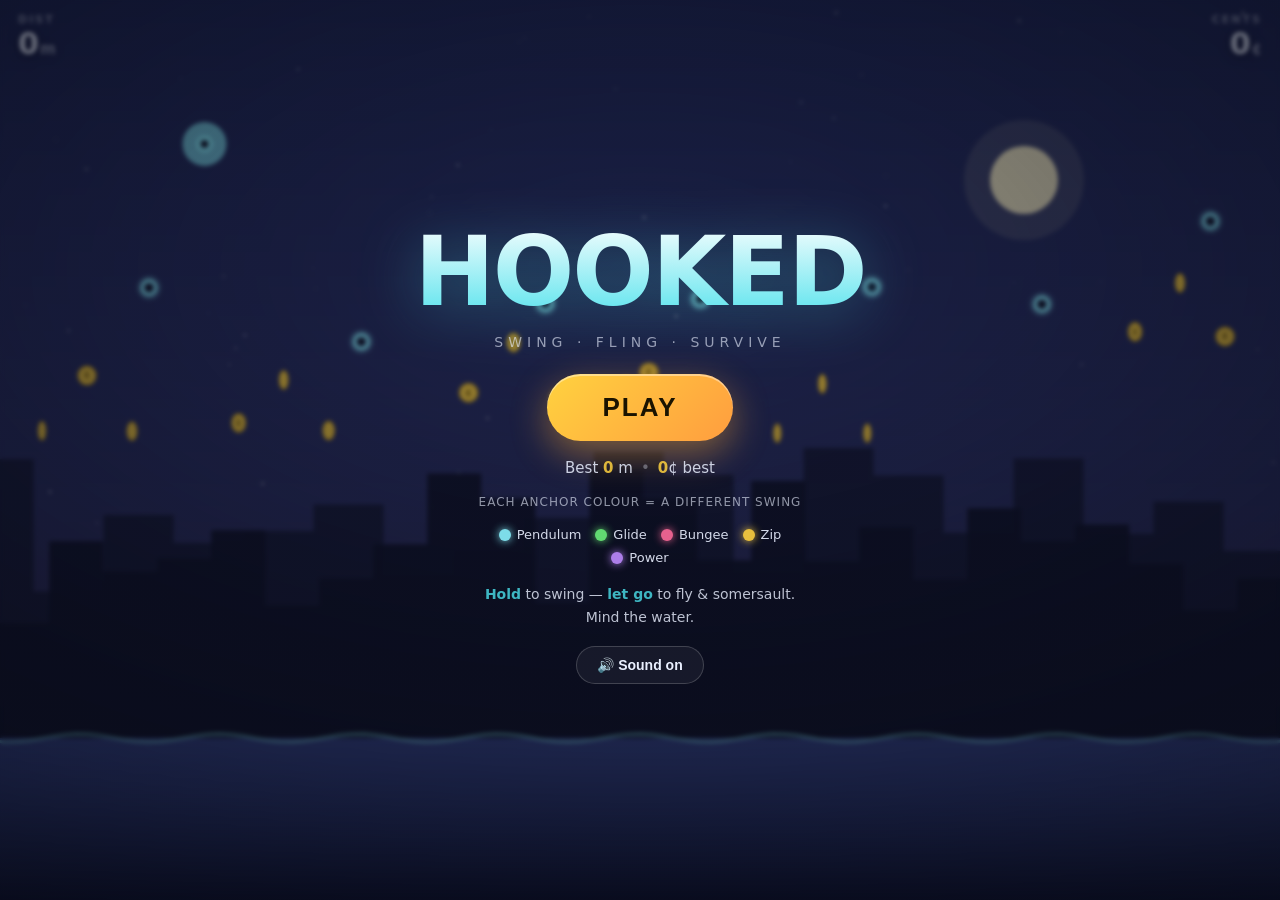
<file: index.html>
<!DOCTYPE html>
<html lang="en">
<head>
  <meta charset="UTF-8" />
  <meta name="viewport" content="width=device-width, initial-scale=1.0, maximum-scale=1.0, user-scalable=no, viewport-fit=cover" />
  <meta name="theme-color" content="#0d1020" />
  <meta name="apple-mobile-web-app-capable" content="yes" />
  <meta name="mobile-web-app-capable" content="yes" />
  <meta name="apple-mobile-web-app-status-bar-style" content="black-translucent" />
  <meta name="description" content="HOOKED — fling yourself across an endless skyline on grappling tethers. Hold to swing, release to fly. One more go." />
  <title>HOOKED</title>
  <link rel="manifest" href="manifest.webmanifest" />
  <link rel="icon" href="icons/icon.svg" type="image/svg+xml" />
  <link rel="apple-touch-icon" href="icons/icon.svg" />
  <link rel="stylesheet" href="style.css" />
</head>
<body>
  <div id="game">
    <canvas id="canvas"></canvas>

    <!-- In-game HUD -->
    <div class="hud" id="hud">
      <div class="hud-row">
        <div class="stat">
          <span class="stat-label">DIST</span>
          <span class="stat-value" id="distVal">0<small>m</small></span>
        </div>
        <div class="stat stat-center">
          <span class="combo-chip hidden" id="comboChip">x1</span>
        </div>
        <div class="stat stat-right">
          <span class="stat-label">CENTS</span>
          <span class="stat-value" id="centsVal">0<small>¢</small></span>
        </div>
      </div>
    </div>

    <!-- Start / Menu -->
    <div class="overlay" id="menu">
      <div class="logo">
        <span class="logo-main">HOOKED</span>
        <span class="logo-sub">swing · fling · survive</span>
      </div>
      <button class="play-btn" id="playBtn">PLAY</button>
      <div class="best-line">
        <span>Best <b id="bestDist">0</b> m</span>
        <span class="dot">•</span>
        <span><b id="bestCents">0</b>¢ best</span>
      </div>

      <div class="picker-title">Each anchor colour = a different swing</div>
      <div class="legend" id="legend"></div>

      <div class="how">
        <b>Hold</b> to swing — <b>let go</b> to fly &amp; somersault. Mind the water.
      </div>
      <button class="ghost-btn" id="muteBtn">🔊 Sound on</button>
    </div>

    <!-- Game over -->
    <div class="overlay hidden" id="gameover">
      <div class="go-title" id="goTitle">DOWN YOU GO</div>
      <div class="go-stats">
        <div class="go-stat"><span id="goDist">0</span><small>meters</small></div>
        <div class="go-stat"><span id="goCents">0</span><small>cents</small></div>
        <div class="go-stat"><span id="goCombo">x1</span><small>best chain</small></div>
      </div>
      <div class="go-best hidden" id="goBest">★ NEW BEST ★</div>
      <button class="play-btn" id="retryBtn">GO AGAIN</button>
      <button class="ghost-btn" id="shareBtn">Share score</button>
    </div>

    <div class="hint hidden" id="releaseHint">release!</div>
  </div>

  <button class="install-btn hidden" id="installBtn">⤓ Install</button>
  <div class="toast" id="toast" role="status" aria-live="polite"></div>

  <script src="game.js"></script>
</body>
</html>
</file>
<file: style.css>
:root {
  --bg: #0d1020;
  --ink: #eaf0ff;
  --accent: #ffd23f;
  --accent2: #4be1ec;
  --danger: #ff5d73;
  --safe: 0px;
}

* { margin: 0; padding: 0; box-sizing: border-box; -webkit-tap-highlight-color: transparent; }

html, body {
  height: 100%;
  background: var(--bg);
  color: var(--ink);
  font-family: -apple-system, BlinkMacSystemFont, "Segoe UI", system-ui, sans-serif;
  overflow: hidden;
  overscroll-behavior: none;
  touch-action: none;
  user-select: none;
  -webkit-user-select: none;
}

#game {
  position: fixed;
  inset: 0;
  overflow: hidden;
}

#canvas {
  position: absolute;
  inset: 0;
  width: 100%;
  height: 100%;
  display: block;
  touch-action: none;
}

/* ---------- HUD ---------- */
.hud {
  position: absolute;
  top: 0; left: 0; right: 0;
  padding: calc(env(safe-area-inset-top) + 14px) 18px 0;
  pointer-events: none;
  z-index: 5;
}
.hud-row { display: flex; align-items: flex-start; justify-content: space-between; }
.stat { display: flex; flex-direction: column; line-height: 1; }
.stat-center { flex: 1; align-items: center; }
.stat-right { align-items: flex-end; }
.stat-label {
  font-size: 11px; letter-spacing: 2px; font-weight: 700;
  opacity: .55; margin-bottom: 4px;
}
.stat-value {
  font-size: 30px; font-weight: 800;
  font-variant-numeric: tabular-nums;
  text-shadow: 0 2px 12px rgba(0,0,0,.5);
}
.stat-value small { font-size: 15px; opacity: .6; margin-left: 1px; }

.combo-chip {
  margin-top: 2px;
  padding: 6px 14px;
  border-radius: 999px;
  background: linear-gradient(135deg, var(--accent), #ff9d3f);
  color: #2a1d00;
  font-weight: 900;
  font-size: 20px;
  box-shadow: 0 6px 20px rgba(255,160,40,.45);
  transform-origin: center;
  animation: pop .25s ease;
}
@keyframes pop { 0% { transform: scale(.4); } 60% { transform: scale(1.25); } 100% { transform: scale(1); } }

/* ---------- Overlays ---------- */
.overlay {
  position: absolute;
  inset: 0;
  z-index: 10;
  display: flex;
  flex-direction: column;
  align-items: center;
  justify-content: center;
  gap: 18px;
  padding: 28px;
  text-align: center;
  background: radial-gradient(120% 90% at 50% 30%, rgba(13,16,32,.35), rgba(8,10,22,.86));
  backdrop-filter: blur(2px);
  -webkit-backdrop-filter: blur(2px);
  animation: fade .35s ease;
}
@keyframes fade { from { opacity: 0; } to { opacity: 1; } }

.logo { display: flex; flex-direction: column; align-items: center; gap: 6px; margin-bottom: 6px; }
.logo-main {
  font-size: clamp(54px, 18vw, 96px);
  font-weight: 900;
  letter-spacing: -2px;
  background: linear-gradient(180deg, #fff, var(--accent2));
  -webkit-background-clip: text; background-clip: text;
  color: transparent;
  filter: drop-shadow(0 8px 30px rgba(75,225,236,.35));
}
.logo-sub { font-size: 14px; letter-spacing: 5px; text-transform: uppercase; opacity: .6; }

.play-btn {
  pointer-events: auto;
  padding: 18px 56px;
  border: none;
  border-radius: 999px;
  font-size: 26px;
  font-weight: 900;
  letter-spacing: 2px;
  color: #1a1300;
  background: linear-gradient(135deg, var(--accent), #ff9d3f);
  box-shadow: 0 12px 36px rgba(255,170,50,.45), inset 0 2px 0 rgba(255,255,255,.4);
  cursor: pointer;
  transition: transform .12s ease, box-shadow .12s ease;
  animation: breathe 2.4s ease-in-out infinite;
}
.play-btn:active { transform: scale(.94); box-shadow: 0 6px 18px rgba(255,170,50,.4); }
@keyframes breathe { 0%,100% { transform: translateY(0); } 50% { transform: translateY(-5px); } }

.ghost-btn {
  pointer-events: auto;
  padding: 10px 20px;
  border: 1px solid rgba(255,255,255,.18);
  border-radius: 999px;
  background: rgba(255,255,255,.05);
  color: var(--ink);
  font-size: 14px; font-weight: 600;
  cursor: pointer;
}
.ghost-btn:active { background: rgba(255,255,255,.12); }

.best-line { font-size: 15px; opacity: .85; display: flex; gap: 8px; align-items: center; }
.best-line b { color: var(--accent); }
.best-line .dot { opacity: .4; }

.how { font-size: 14px; line-height: 1.6; opacity: .8; max-width: 320px; }
.how b { color: var(--accent2); }

/* ---------- anchor-type legend ---------- */
.picker-title { font-size: 12px; letter-spacing: 1px; text-transform: uppercase; opacity: .6; }
.legend {
  display: flex; flex-wrap: wrap; gap: 8px 14px;
  justify-content: center; max-width: 340px;
}
.legend .leg { display: flex; align-items: center; gap: 6px; font-size: 13px; opacity: .9; }
.legend .dot2 { width: 12px; height: 12px; border-radius: 50%; box-shadow: 0 0 8px currentColor; }

/* ---------- Game over ---------- */
.go-title {
  font-size: clamp(34px, 11vw, 56px);
  font-weight: 900; letter-spacing: -1px;
  color: var(--danger);
  text-shadow: 0 6px 30px rgba(255,93,115,.4);
}
.go-stats { display: flex; gap: 26px; margin: 4px 0 6px; }
.go-stat { display: flex; flex-direction: column; align-items: center; }
.go-stat span { font-size: 40px; font-weight: 900; font-variant-numeric: tabular-nums; }
.go-stat small { font-size: 12px; letter-spacing: 1px; opacity: .55; text-transform: uppercase; }
.go-best {
  font-size: 20px; font-weight: 900; letter-spacing: 2px; color: var(--accent);
  animation: shine 1s ease-in-out infinite;
}
@keyframes shine { 0%,100% { opacity: 1; transform: scale(1); } 50% { opacity: .6; transform: scale(1.06); } }

/* ---------- bits ---------- */
.hint {
  position: absolute;
  bottom: 16%; left: 50%; transform: translateX(-50%);
  font-size: 22px; font-weight: 900; letter-spacing: 3px;
  color: var(--accent); text-transform: uppercase;
  pointer-events: none; z-index: 6;
  animation: blink .6s steps(2,end) infinite;
  text-shadow: 0 2px 16px rgba(0,0,0,.6);
}
@keyframes blink { 50% { opacity: .25; } }

.install-btn {
  position: absolute;
  bottom: calc(env(safe-area-inset-bottom) + 14px); left: 50%;
  transform: translateX(-50%);
  z-index: 11;
  padding: 10px 18px; border: none; border-radius: 999px;
  background: rgba(255,255,255,.12); color: var(--ink);
  font-size: 14px; font-weight: 700; cursor: pointer;
}

.toast {
  position: absolute;
  bottom: calc(env(safe-area-inset-bottom) + 70px); left: 50%;
  transform: translateX(-50%) translateY(20px);
  z-index: 12;
  padding: 10px 18px; border-radius: 12px;
  background: rgba(20,24,44,.95); color: var(--ink);
  font-size: 14px; font-weight: 600;
  opacity: 0; pointer-events: none;
  transition: opacity .25s ease, transform .25s ease;
  box-shadow: 0 10px 30px rgba(0,0,0,.4);
}
.toast.show { opacity: 1; transform: translateX(-50%) translateY(0); }

.hidden { display: none !important; }
</file>
